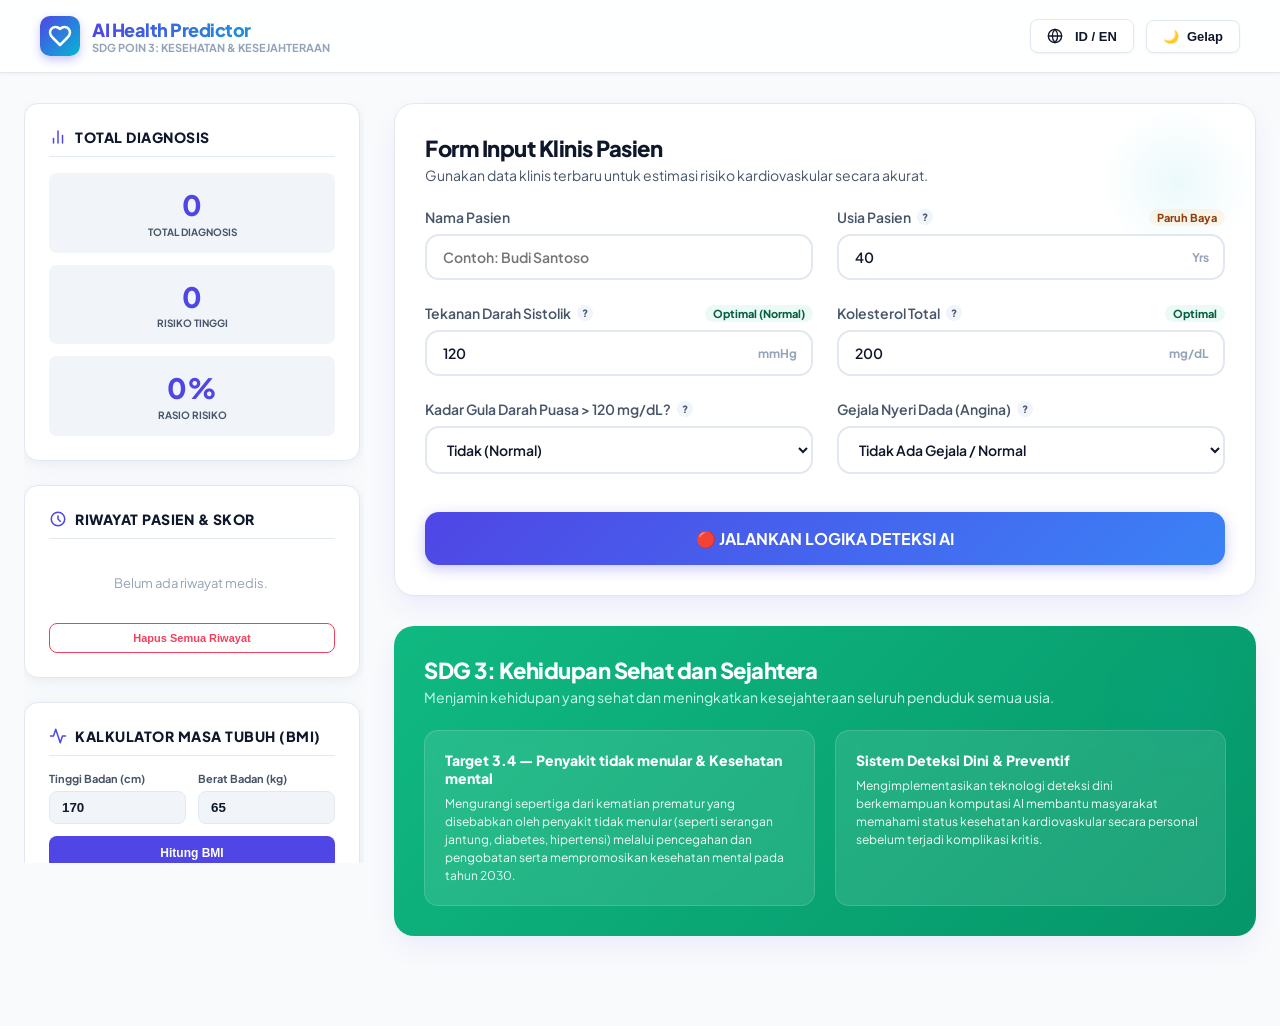
<file: index.html>
<!DOCTYPE html>
<html lang="id" data-theme="light">

<head>
    <meta charset="UTF-8">
    <meta name="viewport" content="width=device-width, initial-scale=1.0">
    <title>AI Health Predictor - SDG 3 Good Health & Well-being</title>
    <!-- CSS File -->
    <link rel="stylesheet" href="style.css">
</head>

<body>

    <!-- 1. NAVIGATION BAR -->
    <header class="navbar">
        <div class="logo-container">
            <div class="logo-icon">
                <svg width="24" height="24" viewBox="0 0 24 24" fill="none" stroke="currentColor" stroke-width="2.5"
                    stroke-linecap="round" stroke-linejoin="round">
                    <path
                        d="M19 14c1.49-1.46 3-3.21 3-5.5A5.5 5.5 0 0 0 16.5 3c-1.76 0-3 .5-4.5 2-1.5-1.5-2.74-2-4.5-2A5.5 5.5 0 0 0 2 8.5c0 2.3 1.5 4.05 3 5.5l7 7Z" />
                </svg>
            </div>
            <div class="logo-text">
                <h1 data-lang-key="appName">AI Health Predictor</h1>
                <p data-lang-key="sdgTag">SDG Poin 3: Kesehatan & Kesejahteraan</p>
            </div>
        </div>
        <div class="nav-actions">
            <!-- Language Switcher Button -->
            <button class="btn-lang" onclick="toggleLanguage()" title="Switch Language">
                <svg width="16" height="16" viewBox="0 0 24 24" fill="none" stroke="currentColor" stroke-width="2"
                    stroke-linecap="round" stroke-linejoin="round" style="margin-right: 4px;">
                    <circle cx="12" cy="12" r="10" />
                    <path d="M12 2a14.5 14.5 0 0 0 0 20 14.5 14.5 0 0 0 0-20" />
                    <path d="M2 12h20" />
                </svg>
                <span id="currentLangLabel">ID / EN</span>
            </button>
            <!-- Light/Dark Mode Button Toggle -->
            <button id="themeBtn" class="btn-theme" onclick="toggleTheme()" title="Switch Theme">
                🌙 <span data-lang-key="themeDark">Dark</span>
            </button>
        </div>
    </header>

    <!-- 2. MAIN LAYOUT -->
    <main class="main-wrapper">

        <!-- SIDEBAR LEFT: Stats, History & BMI widget -->
        <aside class="sidebar">

            <!-- Dashboard Stats Widget -->
            <article class="sidebar-card">
                <h3>
                    <svg width="18" height="18" viewBox="0 0 24 24" fill="none" stroke="currentColor" stroke-width="2"
                        stroke-linecap="round" stroke-linejoin="round">
                        <line x1="18" y1="20" x2="18" y2="10" />
                        <line x1="12" y1="20" x2="12" y2="4" />
                        <line x1="6" y1="20" x2="6" y2="14" />
                    </svg>
                    <span data-lang-key="totalDiagnoses">Total Diagnosis</span>
                </h3>
                <div class="stats-grid">
                    <div class="stat-item">
                        <div id="totalCount" class="stat-value">0</div>
                        <div class="stat-label" data-lang-key="totalDiagnoses">Total Diagnosis</div>
                    </div>
                    <div class="stat-item">
                        <div id="highRiskCount" class="stat-value">0</div>
                        <div class="stat-label" data-lang-key="highRiskCount">Risiko Tinggi</div>
                    </div>
                    <div class="stat-item">
                        <div id="riskRatio" class="stat-value">0%</div>
                        <div class="stat-label" data-lang-key="ratioLabel">Rasio Risiko</div>
                    </div>
                </div>
            </article>

            <!-- Case History Logs -->
            <article class="sidebar-card">
                <h3>
                    <svg width="18" height="18" viewBox="0 0 24 24" fill="none" stroke="currentColor" stroke-width="2"
                        stroke-linecap="round" stroke-linejoin="round">
                        <path d="M12 8v4l3 3m6-3a9 9 0 11-18 0 9 9 0 0118 0z" />
                    </svg>
                    <span data-lang-key="patientHistory">Riwayat Pasien</span>
                </h3>
                <div id="historyList" class="history-list">
                    <p class="no-history" data-lang-key="noHistoryText">Belum ada riwayat medis.</p>
                </div>
                <button class="btn-clear-history" onclick="clearAllHistory()" data-lang-key="clearHistoryBtn">Hapus
                    Semua Riwayat</button>
            </article>

            <!-- Embedded BMI Calculator Card -->
            <article class="sidebar-card">
                <h3>
                    <svg width="18" height="18" viewBox="0 0 24 24" fill="none" stroke="currentColor" stroke-width="2"
                        stroke-linecap="round" stroke-linejoin="round">
                        <path d="M22 12h-4l-3 9L9 3l-3 9H2" />
                    </svg>
                    <span data-lang-key="bmiCalculator">Kalkulator BMI</span>
                </h3>
                <div class="bmi-group">
                    <div class="bmi-input">
                        <label for="bmiTinggi" data-lang-key="heightLabel">Tinggi (cm)</label>
                        <input type="number" id="bmiTinggi" value="170" min="50" max="250">
                    </div>
                    <div class="bmi-input">
                        <label for="bmiBerat" data-lang-key="weightLabel">Berat (kg)</label>
                        <input type="number" id="bmiBerat" value="65" min="10" max="300">
                    </div>
                </div>
                <button class="btn-calc-bmi" onclick="hitungBmi()" data-lang-key="calculateBmi">Hitung BMI</button>
                <div id="bmiResult" class="bmi-result-wrapper"></div>
            </article>

        </aside>

        <!-- CENTRAL CONTAINER: Predictor inputs, Loader and AI output report -->
        <section class="workspace">

            <!-- main interactive form -->
            <article class="card predictor-card">
                <div class="card-decor"></div>
                <div class="card-title-section">
                    <h2 data-lang-key="patientDetailsTitle">Form Input Klinis Pasien</h2>
                    <p data-lang-key="patientDetailsDesc">Gunakan data klinis terbaru untuk estimasi risiko
                        kardiovaskular secara akurat.</p>
                </div>

                <form id="healthForm" class="predictor-form" onsubmit="runAiPredictor(event)">

                    <!-- Patient Name input -->
                    <div class="input-container">
                        <div class="input-label-row">
                            <label for="nama" data-lang-key="labelLabel">Nama Pasien</label>
                        </div>
                        <div class="input-wrapper">
                            <input type="text" id="nama" placeholder="Contoh: Budi Santoso" required>
                        </div>
                    </div>

                    <!-- Client age input -->
                    <div class="input-container">
                        <div class="input-label-row">
                            <label for="usia">
                                <span data-lang-key="labelAge">Usia Pasien</span>
                                <span class="info-tooltip"
                                    data-tip="Risiko arteriosklerosis dan kerusakan pembuluh darah secara alami meningkat seiring bertambahnya usia, terutama setelah 50 tahun.">?</span>
                            </label>
                            <span id="indicatorUsia" class="input-indicator indicator-neutral">Neutral</span>
                        </div>
                        <div class="input-wrapper has-unit">
                            <input type="number" id="usia" value="40" min="1" max="120" required>
                            <span class="input-unit">Yrs</span>
                        </div>
                    </div>

                    <!-- Blood pressure input -->
                    <div class="input-container">
                        <div class="input-label-row">
                            <label for="tekananDarah">
                                <span data-lang-key="labelBp">Tekanan Darah Sistolik</span>
                                <span class="info-tooltip"
                                    data-tip="Tekanan sistolik di atas 140 mmHg diklasifikasikan sebagai hipertensi tingkat 1, yang memberikan tekanan geser tinggi pada kapiler jantung.">?</span>
                            </label>
                            <span id="indicatorBp" class="input-indicator indicator-neutral">Neutral</span>
                        </div>
                        <div class="input-wrapper has-unit">
                            <input type="number" id="tekananDarah" value="120" min="80" max="250" required>
                            <span class="input-unit">mmHg</span>
                        </div>
                    </div>

                    <!-- Serum Cholesterol input -->
                    <div class="input-container">
                        <div class="input-label-row">
                            <label for="kolesterol">
                                <span data-lang-key="labelChol">Kolesterol Total</span>
                                <span class="info-tooltip"
                                    data-tip="Mengukur akumulasi kolesterol lipoprotein di darah. Tingkat > 240 mg/dL mempercepat pembentukan plak ateroma penyumbat arteri.">?</span>
                            </label>
                            <span id="indicatorChol" class="input-indicator indicator-neutral">Neutral</span>
                        </div>
                        <div class="input-wrapper has-unit">
                            <input type="number" id="kolesterol" value="200" min="100" max="500" required>
                            <span class="input-unit">mg/dL</span>
                        </div>
                    </div>

                    <!-- Fasting blood sugar input -->
                    <div class="input-container">
                        <div class="input-label-row">
                            <label for="gulaDarah">
                                <span data-lang-key="labelSugar">Gula Darah Puasa > 120 mg/dL?</span>
                                <span class="info-tooltip"
                                    data-tip="Tingginya glikemia dalam keadaan puasa adalah indikator dini gangguan insulin atau diabetes melitus, merusak elastisitas jaringan pembuluh darah.">?</span>
                            </label>
                        </div>
                        <div class="input-wrapper">
                            <select id="gulaDarah">
                                <option id="optSugarNo" value="tidak">Tidak (Normal)</option>
                                <option id="optSugarYes" value="ya">Ya (> 120 mg/dL)</option>
                            </select>
                        </div>
                    </div>

                    <!-- Angina pain select input -->
                    <div class="input-container">
                        <div class="input-label-row">
                            <label for="nyeriDada">
                                <span data-lang-key="labelPain">Gejala Nyeri Dada (Angina)</span>
                                <span class="info-tooltip"
                                    data-tip="Nyeri iskemia jantung (angina pectoris) akibat pasokan oksigen otot jantung terganggu.">?</span>
                            </label>
                        </div>
                        <div class="input-wrapper">
                            <select id="nyeriDada">
                                <option id="optPain0" value="0">Tidak Ada Gejala / Normal</option>
                                <option id="optPain1" value="1">Nyeri Ringan / Tidak Stabil</option>
                                <option id="optPain3" value="3">Nyeri Akut / Sangat Kuat</option>
                            </select>
                        </div>
                    </div>

                    <!-- Submit action -->
                    <div class="form-actions">
                        <button type="submit" id="submitBtn" class="btn-primary">
                            <span data-lang-key="runAiBtn">🔴 JALANKAN LOGIKA DETEKSI AI</span>
                        </button>
                    </div>

                </form>
            </article>

            <!-- Interactive loader card representing node scanning analysis process -->
            <article id="neuralLoader" class="neural-loader">
                <div class="spinner-wrapper">
                    <div class="spinner"></div>
                    <div id="loadingMainText" class="loading-text" data-lang-key="analyzingClinicalData">
                        Menginisialisasi Jaringan AI...</div>
                </div>
                <div id="loadingSubText" class="loading-subtext">Mengindeks tanda vital klinis...</div>
            </article>

            <!-- Detailed AI diagnostic sheet print friendly format -->
            <article id="resultCard" class="card result-card">
                <div class="result-header">
                    <div class="result-title">
                        <h3 data-lang-key="resultTitle">Laporan Estimasi Jantung AI</h3>
                        <p id="ptReportMeta" style="font-size: 13px; color: var(--text-secondary); margin-top: 4px;">
                        </p>
                    </div>
                    <div id="resultBadge" class="result-badge">
                        <span>-</span>
                    </div>
                </div>

                <div class="report-content">
                    <!-- Dynamic circular SVG Risk percentage -->
                    <div class="risk-meter-container">
                        <svg width="200" height="120" viewBox="0 0 120 70">
                            <!-- Background Gray Arc -->
                            <path d="M 10,60 A 50,50 0 0,1 110,60" fill="none" stroke="var(--border-color)"
                                stroke-width="8" stroke-linecap="round" />
                            <!-- Active Colored indicator Arc -->
                            <path id="riskMeterArc" d="M 10,60 A 50,50 0 0,1 110,60" fill="none" stroke="var(--success)"
                                stroke-width="8" stroke-dasharray="157" stroke-dashoffset="157" stroke-linecap="round"
                                style="transition: stroke-dashoffset 1s ease-out;" />
                        </svg>
                        <div id="riskPercentageText" class="meter-percentage">0%</div>
                        <div class="meter-desc" data-lang-key="ratioLabel">Rasio Risiko</div>
                    </div>

                    <div
                        style="text-align: center; margin-bottom: 25px; max-width: 550px; margin-left: auto; margin-right: auto;">
                        <h4 id="ptReportName" style="font-size: 18px; font-weight: 800; color: var(--text-primary);">
                        </h4>
                        <p id="resultDescText"
                            style="font-size: 14px; color: var(--text-secondary); margin-top: 6px; line-height: 1.5;">
                        </p>
                    </div>

                    <!-- Clinical Findings layout details -->
                    <div class="report-grid">
                        <div class="report-box">
                            <h4 data-lang-key="reasonsTitle">⚠️ Faktor Risiko Spesifik</h4>
                            <ul id="riskReasonsList" class="risk-reasons-list"></ul>
                        </div>
                        <div class="report-box">
                            <h4 data-lang-key="recommendationsTitle">🩺 Rencana Aksi Klinis</h4>
                            <ul id="recommendationsList" class="recommendation-list"></ul>
                        </div>
                    </div>

                    <!-- Action actions -->
                    <div class="result-actions">
                        <button class="btn-secondary" onclick="printClinicalReport()">
                            🖨️ <span data-lang-key="downloadReportBtn">Cetak Laporan Medis</span>
                        </button>
                        <button class="btn-secondary" onclick="restartPredictor()">
                            🔄 <span data-lang-key="runNewBtn">Analisis Ulang / Reset</span>
                        </button>
                    </div>
                </div>
            </article>

            <!-- SDG 3 Target Explainer Information Card -->
            <article class="card sdg-info-card">
                <div class="card-decor"></div>
                <div class="card-title-section">
                    <h2 data-lang-key="sdgCardTitle">SDG 3: Kehidupan Sehat dan Sejahtera</h2>
                    <p data-lang-key="sdgCardDesc">Menjamin kehidupan yang sehat dan meningkatkan kesejahteraan seluruh
                        penduduk semua usia.</p>
                </div>
                <div class="sdg-details-grid">
                    <div class="sdg-detail-item">
                        <h4 data-lang-key="sdgTargetHeader">Target 3.4 — Penyakit tidak menular & Kesehatan mental</h4>
                        <p data-lang-key="sdgTargetMain">Mengurangi sepertiga dari kematian prematur yang disebabkan
                            oleh penyakit tidak menular (seperti serangan jantung, diabetes, hipertensi) melalui
                            pencegahan dan pengobatan serta mempromosikan kesehatan mental pada tahun 2030.</p>
                    </div>
                    <div class="sdg-detail-item">
                        <h4 data-lang-key="sdgDetTitle">Sistem Deteksi Dini & Preventif</h4>
                        <p data-lang-key="sdgDetDesc">Mengimplementasikan teknologi deteksi dini berkemampuan komputasi
                            AI membantu masyarakat memahami status kesehatan kardiovaskular secara personal sebelum
                            terjadi komplikasi kritis.</p>
                    </div>
                </div>
            </article>

        </section>

    </main>

    <!-- JavaScript Link -->
    <script src="script.js"></script>
</body>

</html>
</file>
<file: style.css>
/* ==========================================
   STATE-OF-THE-ART HEALTH PREDICTOR STYLES
   ========================================== */

/* Font Import */
@import url('https://fonts.googleapis.com/css2?family=Plus+Jakarta+Sans:wght@300;400;500;600;700;800&display=swap');

:root {
    --font-primary: 'Plus Jakarta Sans', sans-serif;

    /* Light Theme Flags */
    --bg-primary: #f8fafc;
    --bg-secondary: #ffffff;
    --bg-tertiary: #f1f5f9;
    --border-color: #e2e8f0;
    --text-primary: #0f172a;
    --text-secondary: #475569;
    --text-muted: #94a3b8;

    /* Brand Colors */
    --primary: #4f46e5;
    --primary-hover: #4338ca;
    --primary-light: rgba(79, 70, 229, 0.08);
    --accent: #06b6d4;
    --accent-light: rgba(6, 182, 212, 0.08);

    /* Status Colors */
    --success: #10b981;
    --success-light: rgba(16, 185, 129, 0.08);
    --success-border: #a7f3d0;
    --success-text: #065f46;

    --danger: #f43f5e;
    --danger-light: rgba(244, 63, 94, 0.08);
    --danger-border: #fecdd3;
    --danger-text: #9f1239;

    --warning: #f59e0b;
    --warning-light: rgba(245, 158, 11, 0.08);
    --warning-border: #fde68a;
    --warning-text: #92400e;

    /* Glassmorphism Backdrops */
    --navbar-bg: rgba(255, 255, 255, 0.85);

    /* System Properties */
    --radius-sm: 8px;
    --radius-md: 14px;
    --radius-lg: 20px;
    --shadow-sm: 0 1px 3px rgba(0, 0, 0, 0.05);
    --shadow-md: 0 4px 20px -2px rgba(148, 163, 184, 0.12), 0 2px 8px -1px rgba(148, 163, 184, 0.08);
    --shadow-lg: 0 12px 30px -4px rgba(79, 70, 229, 0.08), 0 4px 12px -2px rgba(79, 70, 229, 0.03);
    --transition: all 0.3s cubic-bezier(0.4, 0, 0.2, 1);
}

/* Dark Theme Variables */
[data-theme="dark"] {
    --bg-primary: #090d16;
    --bg-secondary: #111827;
    --bg-tertiary: #1f2937;
    --border-color: #374151;
    --text-primary: #f9fafb;
    --text-secondary: #d1d5db;
    --text-muted: #6b7280;

    --primary: #6366f1;
    --primary-hover: #4f46e5;
    --primary-light: rgba(99, 102, 241, 0.15);

    --success-light: rgba(16, 185, 129, 0.05);
    --success-border: #065f46;
    --success-text: #34d399;

    --danger-light: rgba(244, 63, 94, 0.05);
    --danger-border: #9f1239;
    --danger-text: #fb7185;

    --warning-light: rgba(245, 158, 11, 0.05);
    --warning-border: #92400e;
    --warning-text: #fbbf24;

    --navbar-bg: rgba(17, 24, 39, 0.85);

    --shadow-md: 0 4px 25px rgba(0, 0, 0, 0.4);
    --shadow-lg: 0 12px 35px rgba(0, 0, 0, 0.5);
}

/* Global Reset */
* {
    box-sizing: border-box;
    margin: 0;
    padding: 0;
}

body {
    font-family: var(--font-primary);
    background-color: var(--bg-primary);
    color: var(--text-primary);
    min-height: 100vh;
    padding: 0;
    transition: var(--transition);
    overflow-x: hidden;
}

/* Scrollbar customization */
::-webkit-scrollbar {
    width: 8px;
}

::-webkit-scrollbar-track {
    background: var(--bg-primary);
}

::-webkit-scrollbar-thumb {
    background: var(--border-color);
    border-radius: 4px;
}

::-webkit-scrollbar-thumb:hover {
    background: var(--text-muted);
}

/* Header & Navigation Bar */
.navbar {
    display: flex;
    justify-content: space-between;
    align-items: center;
    padding: 16px 40px;
    background: var(--navbar-bg);
    backdrop-filter: blur(12px);
    -webkit-backdrop-filter: blur(12px);
    border-bottom: 1px solid var(--border-color);
    position: sticky;
    top: 0;
    z-index: 100;
    box-shadow: var(--shadow-sm);
    transition: var(--transition);
}

.logo-container {
    display: flex;
    align-items: center;
    gap: 12px;
}

.logo-icon {
    width: 40px;
    height: 40px;
    background: linear-gradient(135deg, var(--primary), var(--accent));
    border-radius: 10px;
    display: flex;
    align-items: center;
    justify-content: center;
    color: #ffffff;
    font-size: 20px;
    box-shadow: 0 4px 10px rgba(79, 70, 229, 0.3);
}

.logo-text h1 {
    font-size: 18px;
    font-weight: 800;
    letter-spacing: -0.5px;
    background: linear-gradient(to right, var(--primary), var(--accent));
    -webkit-background-clip: text;
    -webkit-text-fill-color: transparent;
}

.logo-text p {
    font-size: 11px;
    color: var(--text-muted);
    font-weight: 700;
    text-transform: uppercase;
}

.nav-actions {
    display: flex;
    align-items: center;
    gap: 12px;
}

.btn-lang,
.btn-theme {
    background: var(--bg-secondary);
    border: 1px solid var(--border-color);
    color: var(--text-primary);
    padding: 8px 16px;
    border-radius: var(--radius-sm);
    font-weight: 700;
    font-size: 13px;
    cursor: pointer;
    display: flex;
    align-items: center;
    gap: 8px;
    transition: var(--transition);
    box-shadow: var(--shadow-sm);
}

.btn-lang:hover,
.btn-theme:hover {
    background: var(--bg-tertiary);
    border-color: var(--text-muted);
    transform: translateY(-1px);
}

/* Master Layout Container */
.main-wrapper {
    max-width: 1350px;
    margin: 30px auto;
    padding: 0 24px 60px 24px;
    display: grid;
    grid-template-columns: 340px 1fr;
    gap: 30px;
}

/* Dashboard Sidebar Left (Sticky with Screen) */
.sidebar {
    display: flex;
    flex-direction: column;
    gap: 24px;
    position: sticky;
    top: 100px;
    align-self: start;
    max-height: calc(100vh - 140px);
    overflow-y: auto;
    padding-right: 4px;
}

/* Hide scrollbars but support scroll inside sidebar if screen height is very low */
.sidebar::-webkit-scrollbar {
    width: 4px;
}

.sidebar::-webkit-scrollbar-thumb {
    background: var(--border-color);
    border-radius: 2px;
}

.sidebar-card {
    background: var(--bg-secondary);
    border: 1px solid var(--border-color);
    border-radius: var(--radius-md);
    padding: 24px;
    box-shadow: var(--shadow-md);
    transition: var(--transition);
}

.sidebar-card h3 {
    font-size: 14px;
    font-weight: 800;
    text-transform: uppercase;
    letter-spacing: 0.5px;
    color: var(--text-primary);
    margin-bottom: 16px;
    display: flex;
    align-items: center;
    gap: 8px;
    border-bottom: 1px solid var(--border-color);
    padding-bottom: 10px;
}

.sidebar-card h3 svg {
    color: var(--primary);
}

/* Stats Styling */
.stats-grid {
    display: grid;
    grid-template-columns: 1fr;
    gap: 12px;
}

.stat-item {
    background: var(--bg-tertiary);
    border-radius: var(--radius-sm);
    padding: 14px;
    text-align: center;
    border: 1px solid transparent;
    transition: var(--transition);
}

.stat-item:hover {
    border-color: var(--border-color);
}

.stat-value {
    font-size: 28px;
    font-weight: 800;
    color: var(--primary);
    line-height: 1.2;
}

.stat-label {
    font-size: 10px;
    font-weight: 700;
    color: var(--text-secondary);
    text-transform: uppercase;
    margin-top: 4px;
}

/* History List */
.history-list {
    max-height: 200px;
    overflow-y: auto;
    display: flex;
    flex-direction: column;
    gap: 8px;
    padding-right: 2px;
}

.history-item {
    background: var(--bg-tertiary);
    border-left: 4px solid var(--primary);
    padding: 10px 12px;
    border-radius: 0 var(--radius-sm) var(--radius-sm) 0;
    font-size: 13px;
    display: flex;
    justify-content: space-between;
    align-items: center;
    cursor: pointer;
    transition: var(--transition);
}

.history-item:hover {
    background: var(--border-color);
}

.history-item.danger-border {
    border-left-color: var(--danger);
}

.history-item.success-border {
    border-left-color: var(--success);
}

.history-info {
    display: flex;
    flex-direction: column;
    gap: 2px;
    text-align: left;
}

.history-name {
    font-weight: 700;
    color: var(--text-primary);
}

.history-meta {
    font-size: 11px;
    color: var(--text-muted);
}

.btn-delete-history {
    background: transparent;
    border: none;
    color: var(--text-muted);
    cursor: pointer;
    font-size: 14px;
    padding: 4px;
    border-radius: 4px;
    transition: var(--transition);
}

.btn-delete-history:hover {
    color: var(--danger);
    background: rgba(244, 63, 94, 0.1);
}

.no-history {
    text-align: center;
    color: var(--text-muted);
    font-size: 13px;
    padding: 20px 0;
}

/* Clear History Button */
.btn-clear-history {
    background: transparent;
    color: var(--danger);
    border: 1px solid var(--danger);
    font-size: 11px;
    font-weight: 700;
    padding: 8px 12px;
    border-radius: var(--radius-sm);
    cursor: pointer;
    margin-top: 12px;
    width: 100%;
    transition: var(--transition);
}

.btn-clear-history:hover {
    background: var(--danger);
    color: white;
}

/* BMI Calculator Widget */
.bmi-group {
    display: flex;
    gap: 12px;
    margin-bottom: 12px;
}

.bmi-input {
    flex: 1;
    display: flex;
    flex-direction: column;
    gap: 6px;
    text-align: left;
}

.bmi-input label {
    font-size: 11px;
    font-weight: 700;
    color: var(--text-secondary);
}

.bmi-input input {
    padding: 8px 12px;
    border-radius: var(--radius-sm);
    border: 1px solid var(--border-color);
    background: var(--bg-tertiary);
    color: var(--text-primary);
    font-weight: 600;
    width: 100%;
    outline: none;
    transition: var(--transition);
}

.bmi-input input:focus {
    border-color: var(--primary);
}

.btn-calc-bmi {
    background: var(--primary);
    color: white;
    border: none;
    padding: 10px 12px;
    border-radius: var(--radius-sm);
    font-weight: 700;
    font-size: 12px;
    cursor: pointer;
    transition: var(--transition);
    width: 100%;
}

.btn-calc-bmi:hover {
    background: var(--primary-hover);
}

.bmi-result-wrapper {
    margin-top: 12px;
    padding: 10px;
    border-radius: var(--radius-sm);
    font-size: 12px;
    text-align: center;
    background: var(--bg-tertiary);
    display: none;
    animation: fadeIn 0.4s ease;
}

/* Central Workspace */
.workspace {
    display: flex;
    flex-direction: column;
    gap: 30px;
}

/* Card Styling standard */
.card {
    background: var(--bg-secondary);
    border: 1px solid var(--border-color);
    border-radius: var(--radius-lg);
    padding: 30px;
    box-shadow: var(--shadow-lg);
    position: relative;
    overflow: hidden;
}

.card-decor {
    position: absolute;
    top: 0;
    right: 0;
    width: 155px;
    height: 155px;
    background: radial-gradient(circle, var(--accent-light) 0%, transparent 70%);
    pointer-events: none;
    z-index: 1;
}

.card-title-section {
    position: relative;
    z-index: 2;
    margin-bottom: 24px;
    text-align: left;
}

.card-title-section h2 {
    font-size: 22px;
    font-weight: 800;
    letter-spacing: -0.5px;
    color: var(--text-primary);
}

.card-title-section p {
    font-size: 14px;
    color: var(--text-secondary);
    margin-top: 4px;
}

/* Interactive Predictor Form Grid */
.predictor-form {
    display: grid;
    grid-template-columns: 1fr 1fr;
    gap: 24px;
    position: relative;
    z-index: 2;
}

.input-container {
    display: flex;
    flex-direction: column;
    gap: 8px;
    position: relative;
    text-align: left;
}

.input-label-row {
    display: flex;
    justify-content: space-between;
    align-items: center;
}

.input-container label {
    font-size: 14px;
    font-weight: 600;
    color: var(--text-secondary);
    display: flex;
    align-items: center;
}

/* Input Info Indicator Badge (e.g. Normal, Hypertension) */
.input-indicator {
    font-size: 11px;
    font-weight: 750;
    padding: 2px 8px;
    border-radius: 20px;
    transition: var(--transition);
}

.indicator-neutral {
    background: var(--bg-tertiary);
    color: var(--text-secondary);
}

.indicator-optimal {
    background: var(--success-light);
    color: var(--success-text);
}

.indicator-elevated {
    background: var(--warning-light);
    color: var(--warning-text);
}

.indicator-high {
    background: var(--danger-light);
    color: var(--danger-text);
}

.input-wrapper {
    position: relative;
    display: flex;
    align-items: center;
}

.input-wrapper input,
.input-wrapper select {
    width: 100%;
    padding: 12px 16px;
    border: 2px solid var(--border-color);
    border-radius: var(--radius-md);
    font-family: var(--font-primary);
    font-size: 14px;
    font-weight: 600;
    background: var(--bg-secondary);
    color: var(--text-primary);
    transition: var(--transition);
    outline: none;
}

.input-wrapper input:focus,
.input-wrapper select:focus {
    border-color: var(--primary);
    box-shadow: 0 0 0 4px rgba(79, 70, 229, 0.12);
}

.input-unit {
    position: absolute;
    right: 16px;
    font-size: 12px;
    font-weight: 700;
    color: var(--text-muted);
    pointer-events: none;
}

.input-wrapper.has-unit input {
    padding-right: 60px;
}

/* Info Tooltip */
.info-tooltip {
    display: inline-flex;
    align-items: center;
    justify-content: center;
    width: 16px;
    height: 16px;
    background: var(--bg-tertiary);
    color: var(--text-secondary);
    border-radius: 50%;
    font-size: 10px;
    font-weight: 800;
    cursor: help;
    margin-left: 6px;
    position: relative;
}

.info-tooltip::before {
    content: attr(data-tip);
    position: absolute;
    bottom: calc(100% + 8px);
    left: 50%;
    transform: translateX(-50%) translateY(5px);
    background: #0f172a;
    color: #ffffff;
    padding: 8px 12px;
    border-radius: var(--radius-sm);
    font-size: 11px;
    width: 220px;
    line-height: 1.4;
    text-align: center;
    white-space: normal;
    box-shadow: 0 4px 12px rgba(0, 0, 0, 0.15);
    opacity: 0;
    pointer-events: none;
    transition: var(--transition);
    z-index: 10;
}

.info-tooltip:hover::before {
    opacity: 1;
    transform: translateX(-50%) translateY(0);
}

/* Large Submit Buttons */
.form-actions {
    grid-column: span 2;
    margin-top: 14px;
}

.btn-primary {
    background: linear-gradient(135deg, var(--primary), #3b82f6);
    color: #ffffff;
    border: none;
    width: 100%;
    padding: 16px;
    font-family: var(--font-primary);
    font-size: 16px;
    font-weight: 700;
    border-radius: var(--radius-md);
    cursor: pointer;
    display: flex;
    align-items: center;
    justify-content: center;
    gap: 10px;
    box-shadow: 0 4px 14px rgba(79, 70, 229, 0.3);
    transition: var(--transition);
}

.btn-primary:hover {
    transform: translateY(-2px);
    box-shadow: 0 6px 20px rgba(79, 70, 229, 0.4);
}

/* Neural Network Simulation Loader */
.neural-loader {
    grid-column: span 2;
    display: none;
    background: var(--bg-tertiary);
    border: 1px solid var(--border-color);
    border-radius: var(--radius-md);
    padding: 24px;
    text-align: center;
    box-shadow: var(--shadow-sm);
    animation: fadeIn 0.4s ease;
}

.spinner-wrapper {
    display: flex;
    justify-content: center;
    align-items: center;
    gap: 15px;
    margin-bottom: 12px;
}

.spinner {
    width: 30px;
    height: 30px;
    border: 3px solid rgba(79, 70, 229, 0.1);
    border-top: 3px solid var(--primary);
    border-radius: 50%;
    animation: spin 1s linear infinite;
}

.loading-text {
    font-size: 15px;
    font-weight: 750;
    color: var(--primary);
}

.loading-subtext {
    font-size: 12px;
    color: var(--text-secondary);
    margin-top: 6px;
}

/* Prediction Result Panel */
.result-card {
    display: none;
    animation: slideUp 0.6s cubic-bezier(0.16, 1, 0.3, 1);
}

.result-header {
    display: flex;
    justify-content: space-between;
    align-items: center;
    margin-bottom: 24px;
    border-bottom: 1px solid var(--border-color);
    padding-bottom: 20px;
}

.result-title {
    text-align: left;
}

.result-title h3 {
    font-size: 20px;
    font-weight: 800;
}

.result-badge {
    padding: 6px 14px;
    border-radius: 20px;
    font-size: 12px;
    font-weight: 800;
    text-transform: uppercase;
    display: flex;
    align-items: center;
    gap: 6px;
}

.badge-danger {
    background: var(--danger-light);
    color: var(--danger-text);
    border: 1px solid var(--danger-border);
}

.badge-success {
    background: var(--success-light);
    color: var(--success-text);
    border: 1px solid var(--success-border);
}

/* Custom Risk Meter SVG Chart */
.risk-meter-container {
    display: flex;
    flex-direction: column;
    align-items: center;
    margin: 20px 0 10px 0;
    position: relative;
}

.risk-meter-container svg {
    display: block;
}

.meter-percentage {
    font-size: 36px;
    font-weight: 880;
    line-height: 1;
    position: absolute;
    bottom: 36px;
    left: 50%;
    transform: translateX(-50%);
    letter-spacing: -1px;
}

.meter-desc {
    font-size: 11px;
    color: var(--text-secondary);
    font-weight: 700;
    text-transform: uppercase;
    margin-top: 8px;
    margin-bottom: 20px;
}

/* Clinical Report Grid */
.report-grid {
    display: grid;
    grid-template-columns: 1fr 1fr;
    gap: 20px;
    margin: 24px 0;
    text-align: left;
}

.report-box {
    background: var(--bg-tertiary);
    border-radius: var(--radius-md);
    padding: 20px;
    border: 1px solid var(--border-color);
}

.report-box h4 {
    font-size: 14px;
    font-weight: 800;
    margin-bottom: 12px;
    color: var(--text-primary);
    display: flex;
    align-items: center;
    gap: 6px;
}

.risk-reasons-list,
.recommendation-list {
    list-style: none;
    display: flex;
    flex-direction: column;
    gap: 10px;
}

.risk-reasons-list li,
.recommendation-list li {
    font-size: 13px;
    line-height: 1.5;
    color: var(--text-secondary);
    position: relative;
    padding-left: 20px;
}

.risk-reasons-list li::before {
    content: "•";
    color: var(--danger);
    font-weight: 900;
    position: absolute;
    left: 4px;
    font-size: 16px;
    top: -1px;
}

.recommendation-list li::before {
    content: "✓";
    color: var(--success);
    font-weight: 900;
    position: absolute;
    left: 4px;
    top: 0px;
}

/* Result Card Actions */
.result-actions {
    display: flex;
    gap: 16px;
    margin-top: 10px;
}

.btn-secondary {
    background: var(--bg-tertiary);
    border: 1px solid var(--border-color);
    color: var(--text-primary);
    padding: 12px 20px;
    border-radius: var(--radius-md);
    font-family: var(--font-primary);
    font-weight: 700;
    font-size: 14px;
    cursor: pointer;
    display: inline-flex;
    align-items: center;
    justify-content: center;
    gap: 8px;
    transition: var(--transition);
}

.btn-secondary:hover {
    background: var(--border-color);
}

/* SDG Goal 3 Info Card */
.sdg-info-card {
    background: linear-gradient(135deg, #10b981, #059669);
    color: #ffffff;
    border: none;
}

.sdg-info-card .card-title-section h2 {
    color: #ffffff;
}

.sdg-info-card .card-title-section p {
    color: #ccfbf1;
}

.sdg-details-grid {
    display: grid;
    grid-template-columns: 1fr 1fr;
    gap: 20px;
    margin-top: 24px;
    text-align: left;
}

.sdg-detail-item {
    background: rgba(255, 255, 255, 0.1);
    backdrop-filter: blur(8px);
    border-radius: var(--radius-md);
    padding: 20px;
    border: 1px solid rgba(255, 255, 255, 0.15);
}

.sdg-detail-item h4 {
    font-size: 14px;
    font-weight: 800;
    margin-bottom: 8px;
}

.sdg-detail-item p {
    font-size: 12px;
    line-height: 1.5;
    color: #f0fdf4;
}

/* Toast Message */
.toast {
    position: fixed;
    bottom: 24px;
    right: 24px;
    background: #0f172a;
    color: #ffffff;
    padding: 14px 24px;
    border-radius: var(--radius-md);
    font-size: 13px;
    font-weight: 600;
    box-shadow: 0 10px 25px rgba(0, 0, 0, 0.2);
    z-index: 1000;
    transform: translateY(100px);
    opacity: 0;
    transition: var(--transition);
    display: flex;
    align-items: center;
    gap: 10px;
}

.toast.show {
    transform: translateY(0);
    opacity: 1;
}

.toast-success {
    border-left: 4px solid var(--success);
}

/* Animations */
@keyframes spin {
    to {
        transform: rotate(360deg);
    }
}

@keyframes fadeIn {
    from {
        opacity: 0;
    }

    to {
        opacity: 1;
    }
}

@keyframes slideUp {
    from {
        opacity: 0;
        transform: translateY(30px);
    }

    to {
        opacity: 1;
        transform: translateY(0);
    }
}

/* Responsive Overrides */
@media (max-width: 960px) {
    .main-wrapper {
        grid-template-columns: 1fr;
    }

    .sidebar {
        position: static;
        max-height: none;
    }
}

@media (max-width: 680px) {
    .predictor-form {
        grid-template-columns: 1fr;
    }

    .form-actions,
    .neural-loader {
        grid-column: span 1;
    }

    .report-grid,
    .sdg-details-grid {
        grid-template-columns: 1fr;
    }

    .navbar {
        padding: 16px 20px;
        flex-direction: column;
        gap: 12px;
    }

    .main-wrapper {
        padding: 0 16px 40px 16px;
    }
}

/* Print Styles */
@media print {
    body {
        background: #ffffff !important;
        color: #000000 !important;
    }

    .navbar,
    .sidebar,
    .predictor-card,
    .sdg-info-card,
    .result-actions,
    .toast {
        display: none !important;
    }

    .main-wrapper {
        display: block !important;
        padding: 0 !important;
        margin: 0 !important;
    }

    .result-card {
        display: block !important;
        border: 2px solid #000000 !important;
        box-shadow: none !important;
        border-radius: 0 !important;
        padding: 40px !important;
    }

    .report-box {
        background: none !important;
        border: 1px solid #000000 !important;
    }
}
</file>
